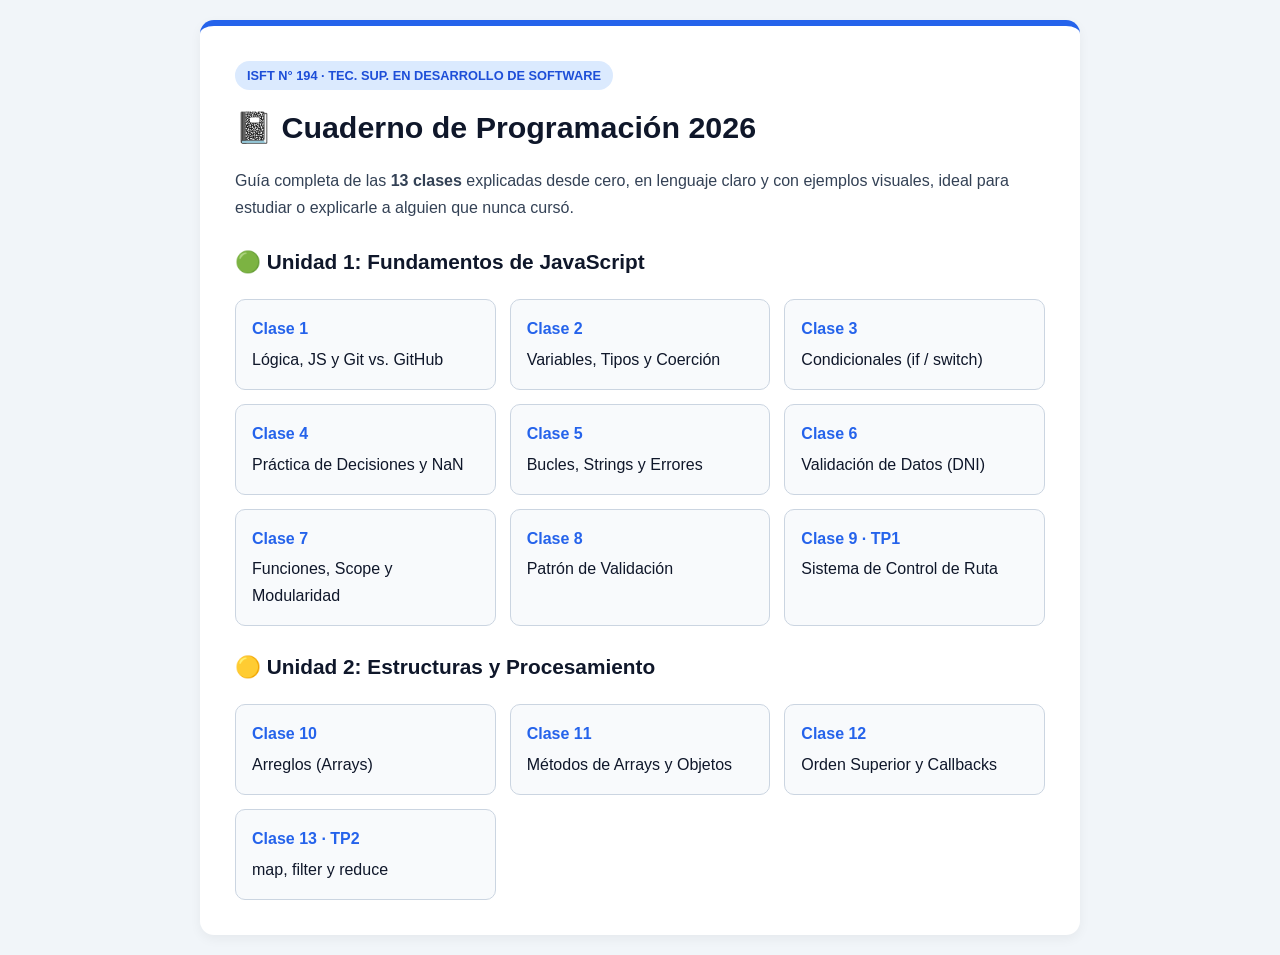
<file: index.html>
<!DOCTYPE html>
<html lang="es">
<head>
    <meta charset="UTF-8">
    <meta name="viewport" content="width=device-width, initial-scale=1.0">
    <title>Programación 2026 · Inicio</title>
    <link rel="stylesheet" href="estilos.css">
</head>
<body>
<div class="container">
    <div class="card">
        <span class="badge">ISFT N° 194 · Tec. Sup. en Desarrollo de Software</span>
        <h1>📓 Cuaderno de Programación 2026</h1>
        <p>Guía completa de las <strong>13 clases</strong> explicadas desde cero, en lenguaje claro y con ejemplos visuales, ideal para estudiar o explicarle a alguien que nunca cursó.</p>

        <h2>🟢 Unidad 1: Fundamentos de JavaScript</h2>
        <div class="grid-menu">
            <a href="clase1.html" class="menu-item"><strong>Clase 1</strong>Lógica, JS y Git vs. GitHub</a>
            <a href="clase2.html" class="menu-item"><strong>Clase 2</strong>Variables, Tipos y Coerción</a>
            <a href="clase3.html" class="menu-item"><strong>Clase 3</strong>Condicionales (if / switch)</a>
            <a href="clase4.html" class="menu-item"><strong>Clase 4</strong>Práctica de Decisiones y NaN</a>
            <a href="clase5.html" class="menu-item"><strong>Clase 5</strong>Bucles, Strings y Errores</a>
            <a href="clase6.html" class="menu-item"><strong>Clase 6</strong>Validación de Datos (DNI)</a>
            <a href="clase7.html" class="menu-item"><strong>Clase 7</strong>Funciones, Scope y Modularidad</a>
            <a href="clase8.html" class="menu-item"><strong>Clase 8</strong>Patrón de Validación</a>
            <a href="clase9.html" class="menu-item"><strong>Clase 9 · TP1</strong>Sistema de Control de Ruta</a>
        </div>

        <h2>🟡 Unidad 2: Estructuras y Procesamiento</h2>
        <div class="grid-menu">
            <a href="clase10.html" class="menu-item"><strong>Clase 10</strong>Arreglos (Arrays)</a>
            <a href="clase11.html" class="menu-item"><strong>Clase 11</strong>Métodos de Arrays y Objetos</a>
            <a href="clase12.html" class="menu-item"><strong>Clase 12</strong>Orden Superior y Callbacks</a>
            <a href="clase13.html" class="menu-item"><strong>Clase 13 · TP2</strong>map, filter y reduce</a>
        </div>
    </div>
</div>
</body>
</html>
</file>
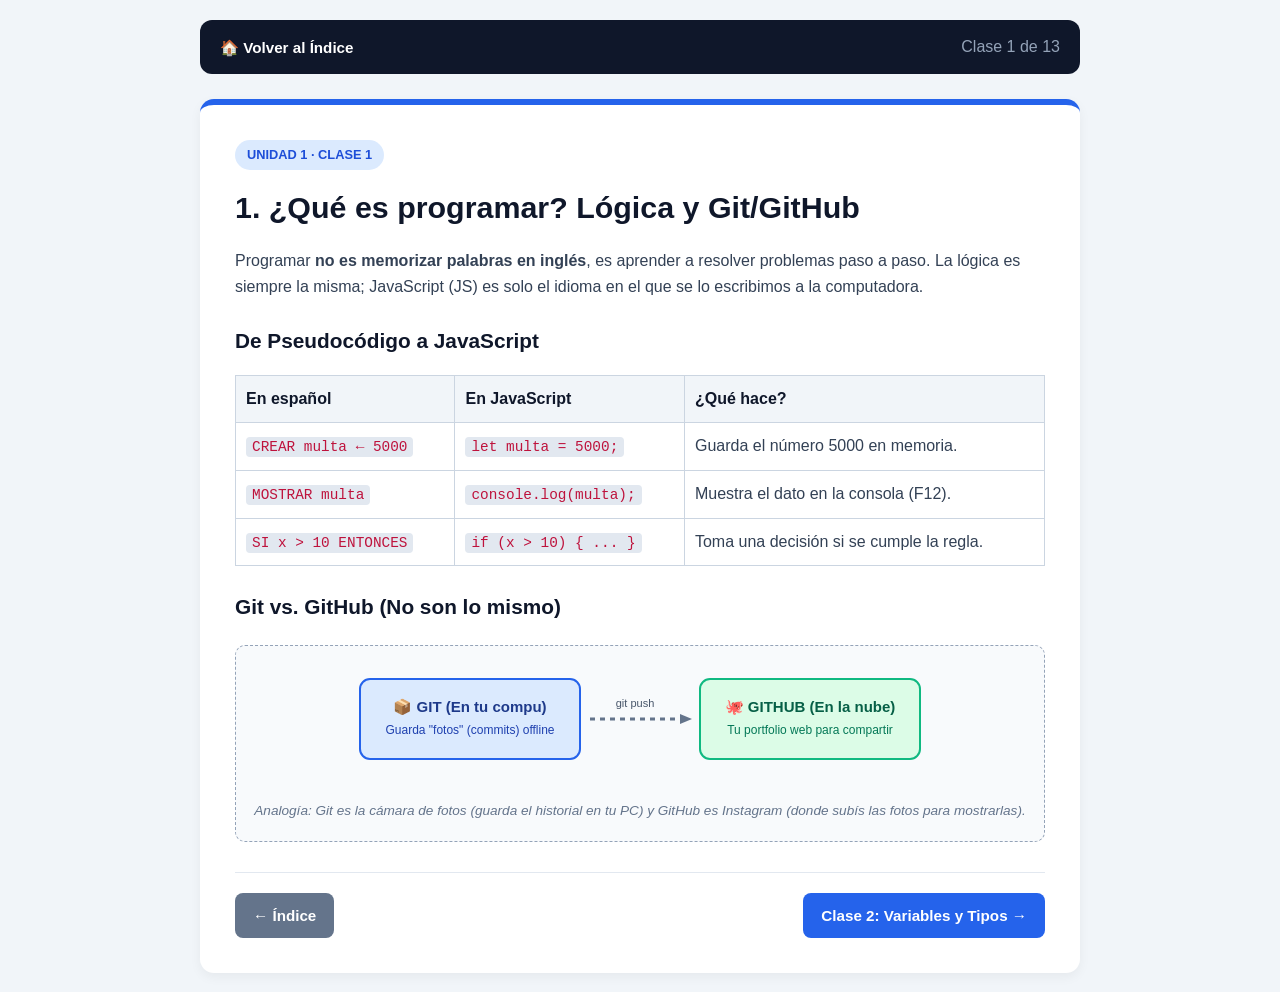
<file: clase1.html>
<!DOCTYPE html>
<html lang="es">
<head>
    <meta charset="UTF-8">
    <meta name="viewport" content="width=device-width, initial-scale=1.0">
    <title>Clase 1 · Lógica y Git/GitHub</title>
    <link rel="stylesheet" href="estilos.css">
</head>
<body>
<div class="container">
    <nav class="navbar">
        <a href="index.html">🏠 Volver al Índice</a>
        <span style="color:#94a3b8;">Clase 1 de 13</span>
    </nav>
    <div class="card">
        <span class="badge">Unidad 1 · Clase 1</span>
        <h1>1. ¿Qué es programar? Lógica y Git/GitHub</h1>
        <p>Programar <strong>no es memorizar palabras en inglés</strong>, es aprender a resolver problemas paso a paso. La lógica es siempre la misma; JavaScript (JS) es solo el idioma en el que se lo escribimos a la computadora.</p>

        <h2>De Pseudocódigo a JavaScript</h2>
        <table>
            <tr><th>En español</th><th>En JavaScript</th><th>¿Qué hace?</th></tr>
            <tr><td><code>CREAR multa ← 5000</code></td><td><code>let multa = 5000;</code></td><td>Guarda el número 5000 en memoria.</td></tr>
            <tr><td><code>MOSTRAR multa</code></td><td><code>console.log(multa);</code></td><td>Muestra el dato en la consola (F12).</td></tr>
            <tr><td><code>SI x > 10 ENTONCES</code></td><td><code>if (x > 10) { ... }</code></td><td>Toma una decisión si se cumple la regla.</td></tr>
        </table>

        <h2>Git vs. GitHub (No son lo mismo)</h2>
        <div class="diagrama">
            <svg width="100%" height="120" viewBox="0 0 600 120">
                <rect x="20" y="15" width="220" height="80" rx="10" fill="#dbeafe" stroke="#2563eb" stroke-width="2"/>
                <text x="130" y="48" font-family="sans-serif" font-size="15" font-weight="bold" fill="#1e3a8a" text-anchor="middle">📦 GIT (En tu compu)</text>
                <text x="130" y="70" font-family="sans-serif" font-size="12" fill="#1e40af" text-anchor="middle">Guarda "fotos" (commits) offline</text>
                <line x1="250" y1="55" x2="340" y2="55" stroke="#64748b" stroke-width="3" stroke-dasharray="5,5"/>
                <polygon points="340,50 352,55 340,60" fill="#64748b"/>
                <text x="295" y="43" font-family="sans-serif" font-size="11" fill="#475569" text-anchor="middle">git push</text>
                <rect x="360" y="15" width="220" height="80" rx="10" fill="#dcfce7" stroke="#10b981" stroke-width="2"/>
                <text x="470" y="48" font-family="sans-serif" font-size="15" font-weight="bold" fill="#065f46" text-anchor="middle">🐙 GITHUB (En la nube)</text>
                <text x="470" y="70" font-family="sans-serif" font-size="12" fill="#047857" text-anchor="middle">Tu portfolio web para compartir</text>
            </svg>
            <div class="caption">Analogía: Git es la cámara de fotos (guarda el historial en tu PC) y GitHub es Instagram (donde subís las fotos para mostrarlas).</div>
        </div>

        <div class="paginacion">
            <a href="index.html" class="btn sec">← Índice</a>
            <a href="clase2.html" class="btn">Clase 2: Variables y Tipos →</a>
        </div>
    </div>
</div>
</body>
</html>
</file>
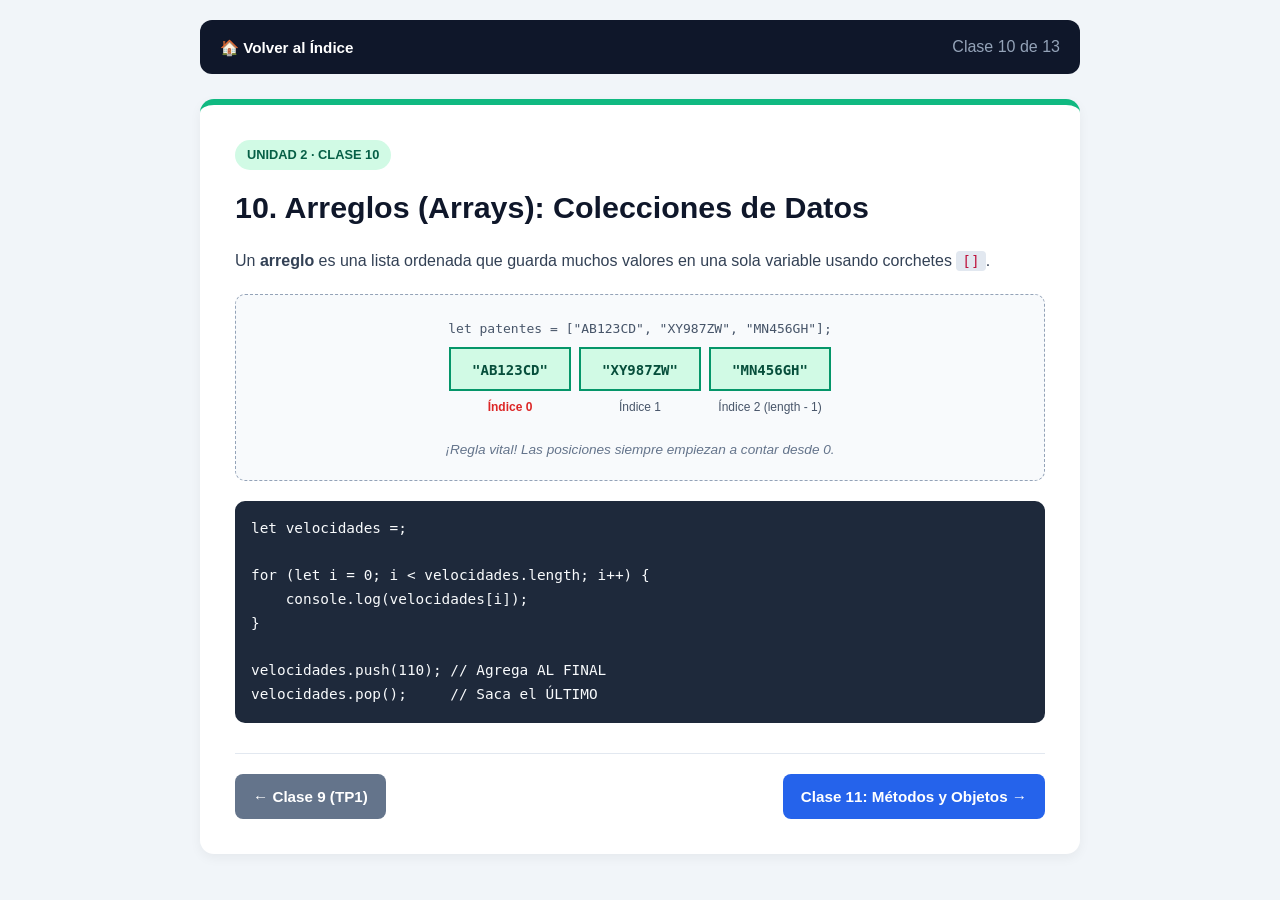
<file: clase10.html>
<!DOCTYPE html>
<html lang="es">
<head>
    <meta charset="UTF-8">
    <meta name="viewport" content="width=device-width, initial-scale=1.0">
    <title>Clase 10 · Arreglos (Arrays)</title>
    <link rel="stylesheet" href="estilos.css">
</head>
<body>
<div class="container">
    <nav class="navbar">
        <a href="index.html">🏠 Volver al Índice</a>
        <span style="color:#94a3b8;">Clase 10 de 13</span>
    </nav>
    <div class="card u2">
        <span class="badge">Unidad 2 · Clase 10</span>
        <h1>10. Arreglos (Arrays): Colecciones de Datos</h1>
        <p>Un <strong>arreglo</strong> es una lista ordenada que guarda muchos valores en una sola variable usando corchetes <code>[]</code>.</p>

        <div class="diagrama">
            <svg width="100%" height="110" viewBox="0 0 500 110">
                <text x="250" y="20" font-family="monospace" font-size="13" fill="#475569" text-anchor="middle">let patentes = ["AB123CD", "XY987ZW", "MN456GH"];</text>
                <rect x="60" y="35" width="120" height="42" fill="#d1fae5" stroke="#059669" stroke-width="2"/>
                <text x="120" y="62" font-family="monospace" font-size="14" font-weight="bold" fill="#064e3b" text-anchor="middle">"AB123CD"</text>
                <text x="120" y="98" font-family="sans-serif" font-size="12" fill="#dc2626" font-weight="bold" text-anchor="middle">Índice 0</text>
                <rect x="190" y="35" width="120" height="42" fill="#d1fae5" stroke="#059669" stroke-width="2"/>
                <text x="250" y="62" font-family="monospace" font-size="14" font-weight="bold" fill="#064e3b" text-anchor="middle">"XY987ZW"</text>
                <text x="250" y="98" font-family="sans-serif" font-size="12" fill="#475569" text-anchor="middle">Índice 1</text>
                <rect x="320" y="35" width="120" height="42" fill="#d1fae5" stroke="#059669" stroke-width="2"/>
                <text x="380" y="62" font-family="monospace" font-size="14" font-weight="bold" fill="#064e3b" text-anchor="middle">"MN456GH"</text>
                <text x="380" y="98" font-family="sans-serif" font-size="12" fill="#475569" text-anchor="middle">Índice 2 (length - 1)</text>
            </svg>
            <div class="caption">¡Regla vital! Las posiciones siempre empiezan a contar desde 0.</div>
        </div>

        <pre>let velocidades =;

for (let i = 0; i < velocidades.length; i++) {
    console.log(velocidades[i]);
}

velocidades.push(110); // Agrega AL FINAL
velocidades.pop();     // Saca el ÚLTIMO</pre>

        <div class="paginacion">
            <a href="clase9.html" class="btn sec">← Clase 9 (TP1)</a>
            <a href="clase11.html" class="btn">Clase 11: Métodos y Objetos →</a>
        </div>
    </div>
</div>
</body>
</html>
</file>
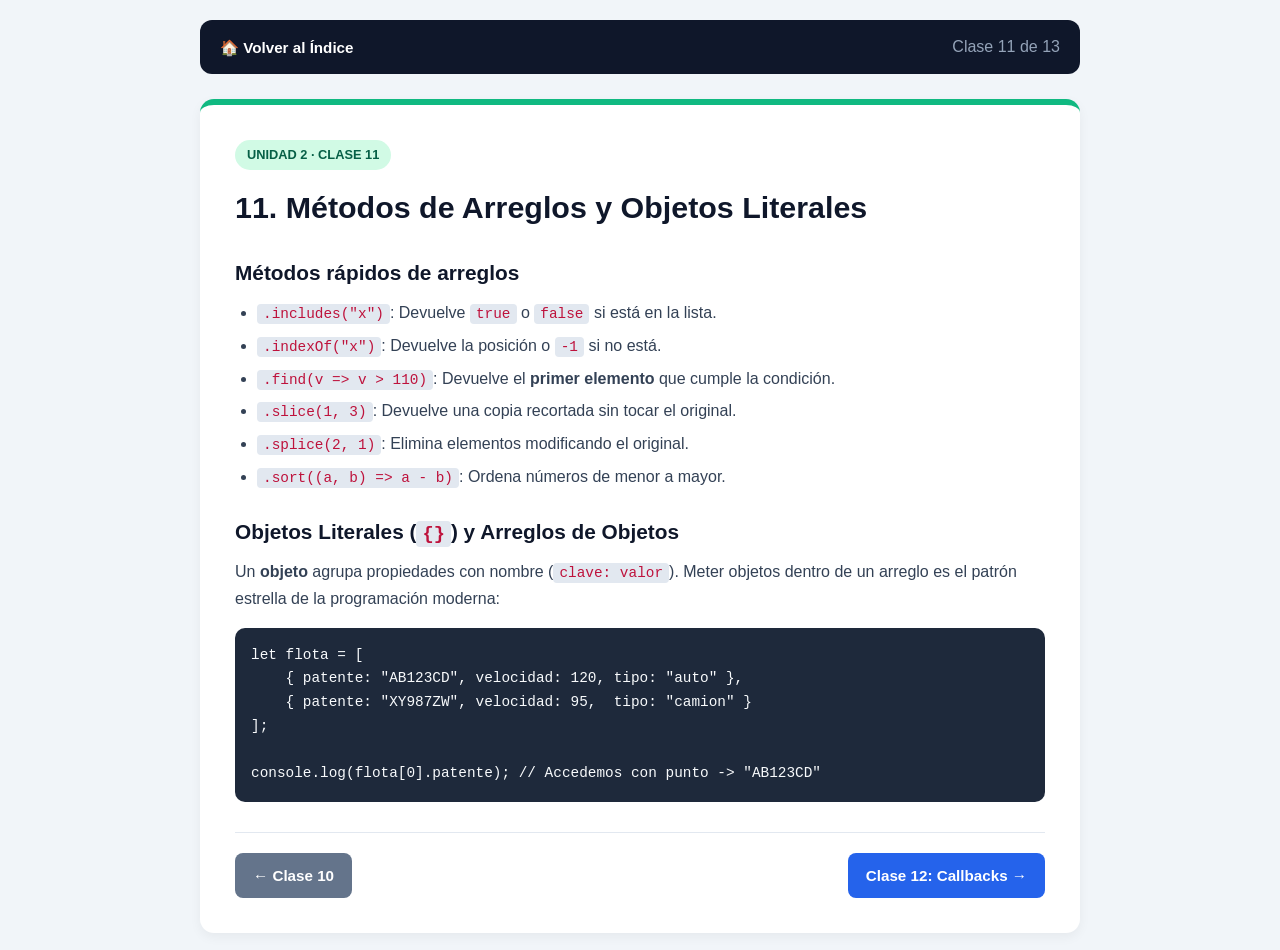
<file: clase11.html>
<!DOCTYPE html>
<html lang="es">
<head>
    <meta charset="UTF-8">
    <meta name="viewport" content="width=device-width, initial-scale=1.0">
    <title>Clase 11 · Métodos y Objetos</title>
    <link rel="stylesheet" href="estilos.css">
</head>
<body>
<div class="container">
    <nav class="navbar">
        <a href="index.html">🏠 Volver al Índice</a>
        <span style="color:#94a3b8;">Clase 11 de 13</span>
    </nav>
    <div class="card u2">
        <span class="badge">Unidad 2 · Clase 11</span>
        <h1>11. Métodos de Arreglos y Objetos Literales</h1>
        <h2>Métodos rápidos de arreglos</h2>
        <ul>
            <li><code>.includes("x")</code>: Devuelve <code>true</code> o <code>false</code> si está en la lista.</li>
            <li><code>.indexOf("x")</code>: Devuelve la posición o <code>-1</code> si no está.</li>
            <li><code>.find(v => v > 110)</code>: Devuelve el <strong>primer elemento</strong> que cumple la condición.</li>
            <li><code>.slice(1, 3)</code>: Devuelve una copia recortada sin tocar el original.</li>
            <li><code>.splice(2, 1)</code>: Elimina elementos modificando el original.</li>
            <li><code>.sort((a, b) => a - b)</code>: Ordena números de menor a mayor.</li>
        </ul>

        <h2>Objetos Literales (<code>{}</code>) y Arreglos de Objetos</h2>
        <p>Un <strong>objeto</strong> agrupa propiedades con nombre (<code>clave: valor</code>). Meter objetos dentro de un arreglo es el patrón estrella de la programación moderna:</p>
        <pre>let flota = [
    { patente: "AB123CD", velocidad: 120, tipo: "auto" },
    { patente: "XY987ZW", velocidad: 95,  tipo: "camion" }
];

console.log(flota[0].patente); // Accedemos con punto -> "AB123CD"</pre>

        <div class="paginacion">
            <a href="clase10.html" class="btn sec">← Clase 10</a>
            <a href="clase12.html" class="btn">Clase 12: Callbacks →</a>
        </div>
    </div>
</div>
</body>
</html>
</file>
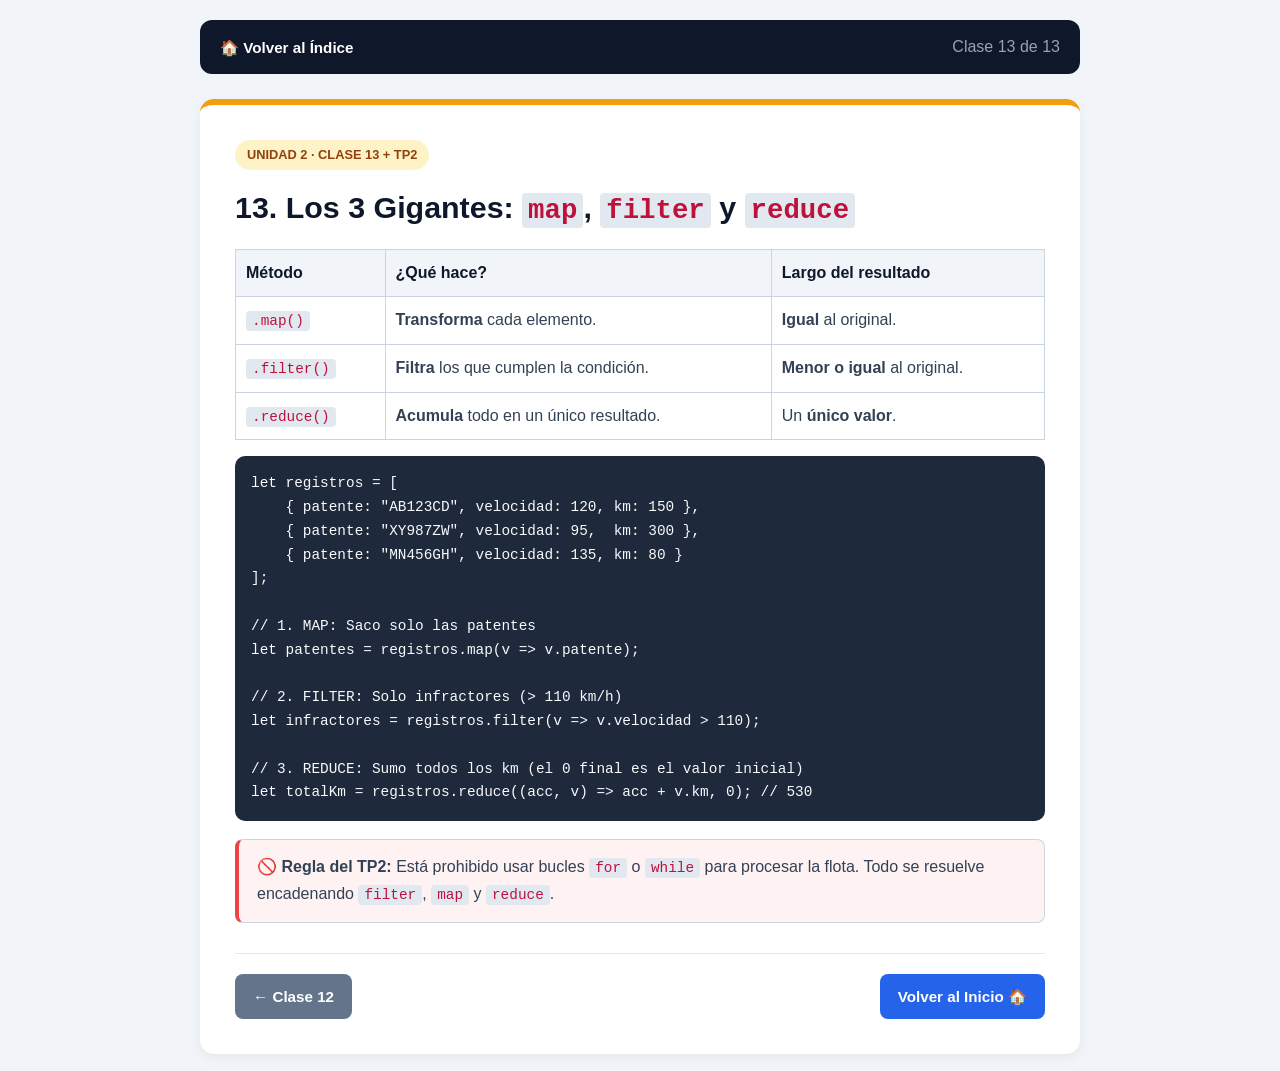
<file: clase13.html>
<!DOCTYPE html>
<html lang="es">
<head>
    <meta charset="UTF-8">
    <meta name="viewport" content="width=device-width, initial-scale=1.0">
    <title>Clase 13 · map, filter, reduce + TP2</title>
    <link rel="stylesheet" href="estilos.css">
</head>
<body>
<div class="container">
    <nav class="navbar">
        <a href="index.html">🏠 Volver al Índice</a>
        <span style="color:#94a3b8;">Clase 13 de 13</span>
    </nav>
    <div class="card tp">
        <span class="badge">Unidad 2 · Clase 13 + TP2</span>
        <h1>13. Los 3 Gigantes: <code>map</code>, <code>filter</code> y <code>reduce</code></h1>
        <table>
            <tr><th>Método</th><th>¿Qué hace?</th><th>Largo del resultado</th></tr>
            <tr><td><code>.map()</code></td><td><strong>Transforma</strong> cada elemento.</td><td><strong>Igual</strong> al original.</td></tr>
            <tr><td><code>.filter()</code></td><td><strong>Filtra</strong> los que cumplen la condición.</td><td><strong>Menor o igual</strong> al original.</td></tr>
            <tr><td><code>.reduce()</code></td><td><strong>Acumula</strong> todo en un único resultado.</td><td>Un <strong>único valor</strong>.</td></tr>
        </table>

        <pre>let registros = [
    { patente: "AB123CD", velocidad: 120, km: 150 },
    { patente: "XY987ZW", velocidad: 95,  km: 300 },
    { patente: "MN456GH", velocidad: 135, km: 80 }
];

// 1. MAP: Saco solo las patentes
let patentes = registros.map(v => v.patente);

// 2. FILTER: Solo infractores (> 110 km/h)
let infractores = registros.filter(v => v.velocidad > 110);

// 3. REDUCE: Sumo todos los km (el 0 final es el valor inicial)
let totalKm = registros.reduce((acc, v) => acc + v.km, 0); // 530</pre>

        <div class="nota peligro">
            <strong>🚫 Regla del TP2:</strong> Está prohibido usar bucles <code>for</code> o <code>while</code> para procesar la flota. Todo se resuelve encadenando <code>filter</code>, <code>map</code> y <code>reduce</code>.
        </div>

        <div class="paginacion">
            <a href="clase12.html" class="btn sec">← Clase 12</a>
            <a href="index.html" class="btn">Volver al Inicio 🏠</a>
        </div>
    </div>
</div>
</body>
</html>
</file>
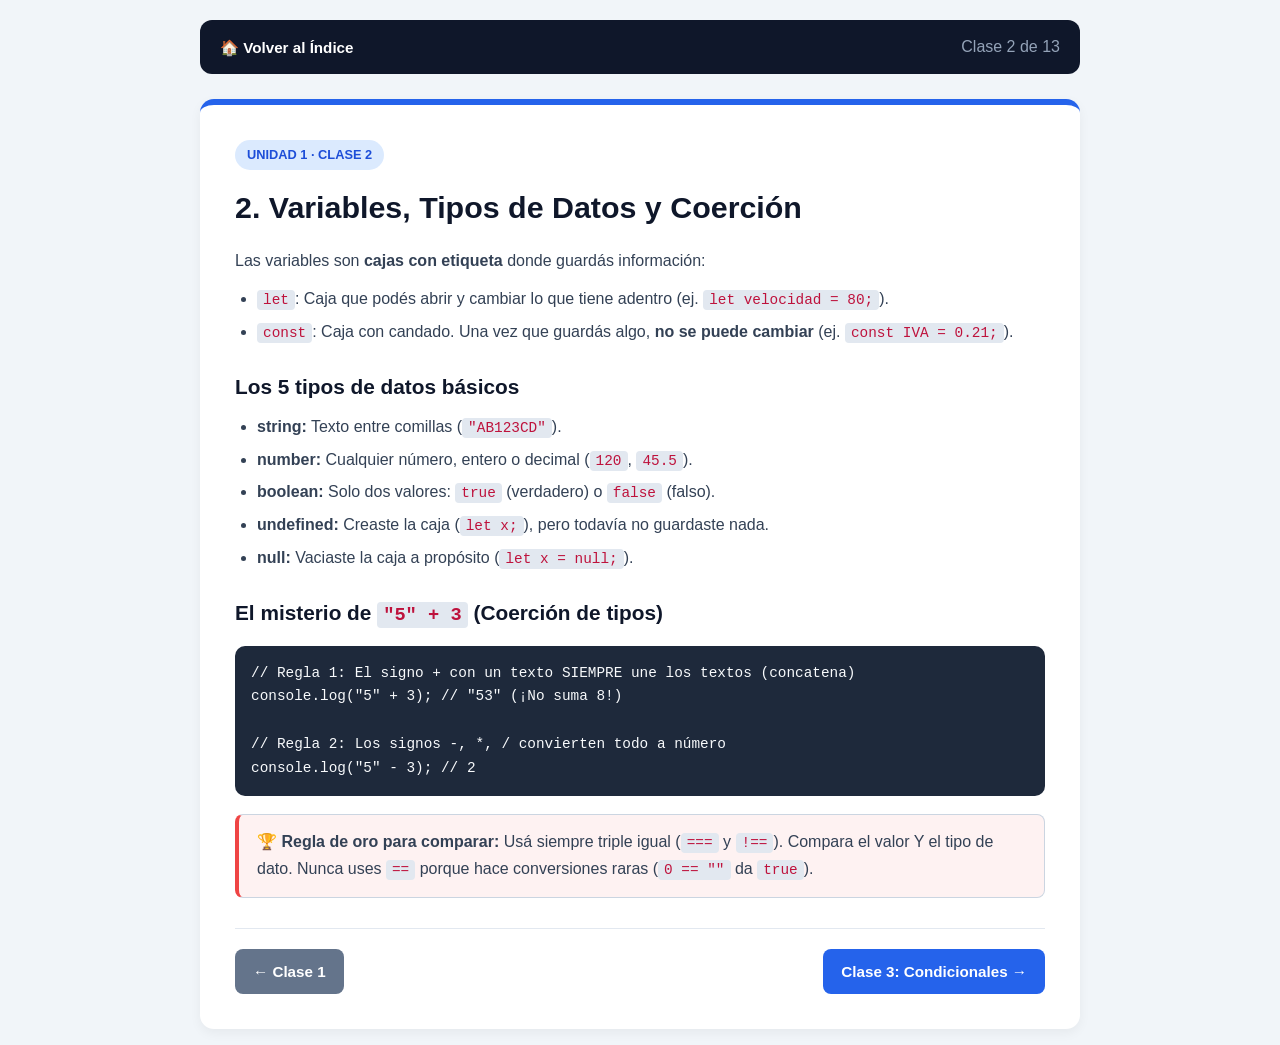
<file: clase2.html>
<!DOCTYPE html>
<html lang="es">
<head>
    <meta charset="UTF-8">
    <meta name="viewport" content="width=device-width, initial-scale=1.0">
    <title>Clase 2 · Variables, Tipos y Coerción</title>
    <link rel="stylesheet" href="estilos.css">
</head>
<body>
<div class="container">
    <nav class="navbar">
        <a href="index.html">🏠 Volver al Índice</a>
        <span style="color:#94a3b8;">Clase 2 de 13</span>
    </nav>
    <div class="card">
        <span class="badge">Unidad 1 · Clase 2</span>
        <h1>2. Variables, Tipos de Datos y Coerción</h1>
        <p>Las variables son <strong>cajas con etiqueta</strong> donde guardás información:</p>
        <ul>
            <li><code>let</code>: Caja que podés abrir y cambiar lo que tiene adentro (ej. <code>let velocidad = 80;</code>).</li>
            <li><code>const</code>: Caja con candado. Una vez que guardás algo, <strong>no se puede cambiar</strong> (ej. <code>const IVA = 0.21;</code>).</li>
        </ul>

        <h2>Los 5 tipos de datos básicos</h2>
        <ul>
            <li><strong>string:</strong> Texto entre comillas (<code>"AB123CD"</code>).</li>
            <li><strong>number:</strong> Cualquier número, entero o decimal (<code>120</code>, <code>45.5</code>).</li>
            <li><strong>boolean:</strong> Solo dos valores: <code>true</code> (verdadero) o <code>false</code> (falso).</li>
            <li><strong>undefined:</strong> Creaste la caja (<code>let x;</code>), pero todavía no guardaste nada.</li>
            <li><strong>null:</strong> Vaciaste la caja a propósito (<code>let x = null;</code>).</li>
        </ul>

        <h2>El misterio de <code>"5" + 3</code> (Coerción de tipos)</h2>
        <pre>// Regla 1: El signo + con un texto SIEMPRE une los textos (concatena)
console.log("5" + 3); // "53" (¡No suma 8!)

// Regla 2: Los signos -, *, / convierten todo a número
console.log("5" - 3); // 2</pre>

        <div class="nota peligro">
            <strong>🏆 Regla de oro para comparar:</strong> Usá siempre triple igual (<code>===</code> y <code>!==</code>). Compara el valor Y el tipo de dato. Nunca uses <code>==</code> porque hace conversiones raras (<code>0 == ""</code> da <code>true</code>).
        </div>

        <div class="paginacion">
            <a href="clase1.html" class="btn sec">← Clase 1</a>
            <a href="clase3.html" class="btn">Clase 3: Condicionales →</a>
        </div>
    </div>
</div>
</body>
</html>
</file>
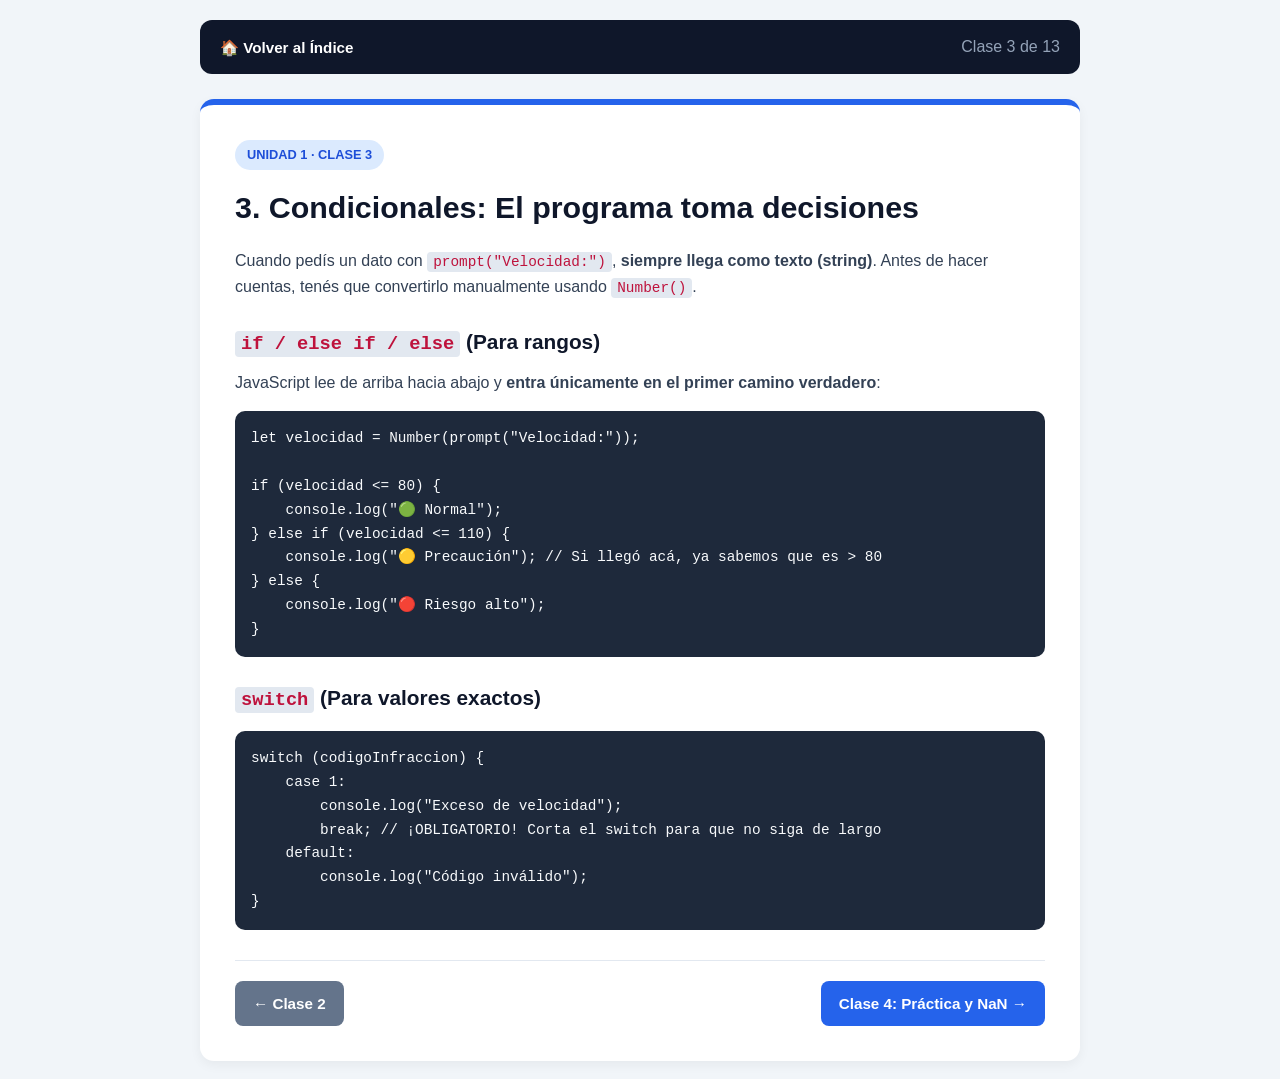
<file: clase3.html>
<!DOCTYPE html>
<html lang="es">
<head>
    <meta charset="UTF-8">
    <meta name="viewport" content="width=device-width, initial-scale=1.0">
    <title>Clase 3 · Condicionales</title>
    <link rel="stylesheet" href="estilos.css">
</head>
<body>
<div class="container">
    <nav class="navbar">
        <a href="index.html">🏠 Volver al Índice</a>
        <span style="color:#94a3b8;">Clase 3 de 13</span>
    </nav>
    <div class="card">
        <span class="badge">Unidad 1 · Clase 3</span>
        <h1>3. Condicionales: El programa toma decisiones</h1>
        <p>Cuando pedís un dato con <code>prompt("Velocidad:")</code>, <strong>siempre llega como texto (string)</strong>. Antes de hacer cuentas, tenés que convertirlo manualmente usando <code>Number()</code>.</p>

        <h2><code>if / else if / else</code> (Para rangos)</h2>
        <p>JavaScript lee de arriba hacia abajo y <strong>entra únicamente en el primer camino verdadero</strong>:</p>
        <pre>let velocidad = Number(prompt("Velocidad:"));

if (velocidad <= 80) {
    console.log("🟢 Normal");
} else if (velocidad <= 110) {
    console.log("🟡 Precaución"); // Si llegó acá, ya sabemos que es > 80
} else {
    console.log("🔴 Riesgo alto");
}</pre>

        <h2><code>switch</code> (Para valores exactos)</h2>
        <pre>switch (codigoInfraccion) {
    case 1:
        console.log("Exceso de velocidad");
        break; // ¡OBLIGATORIO! Corta el switch para que no siga de largo
    default:
        console.log("Código inválido");
}</pre>

        <div class="paginacion">
            <a href="clase2.html" class="btn sec">← Clase 2</a>
            <a href="clase4.html" class="btn">Clase 4: Práctica y NaN →</a>
        </div>
    </div>
</div>
</body>
</html>
</file>
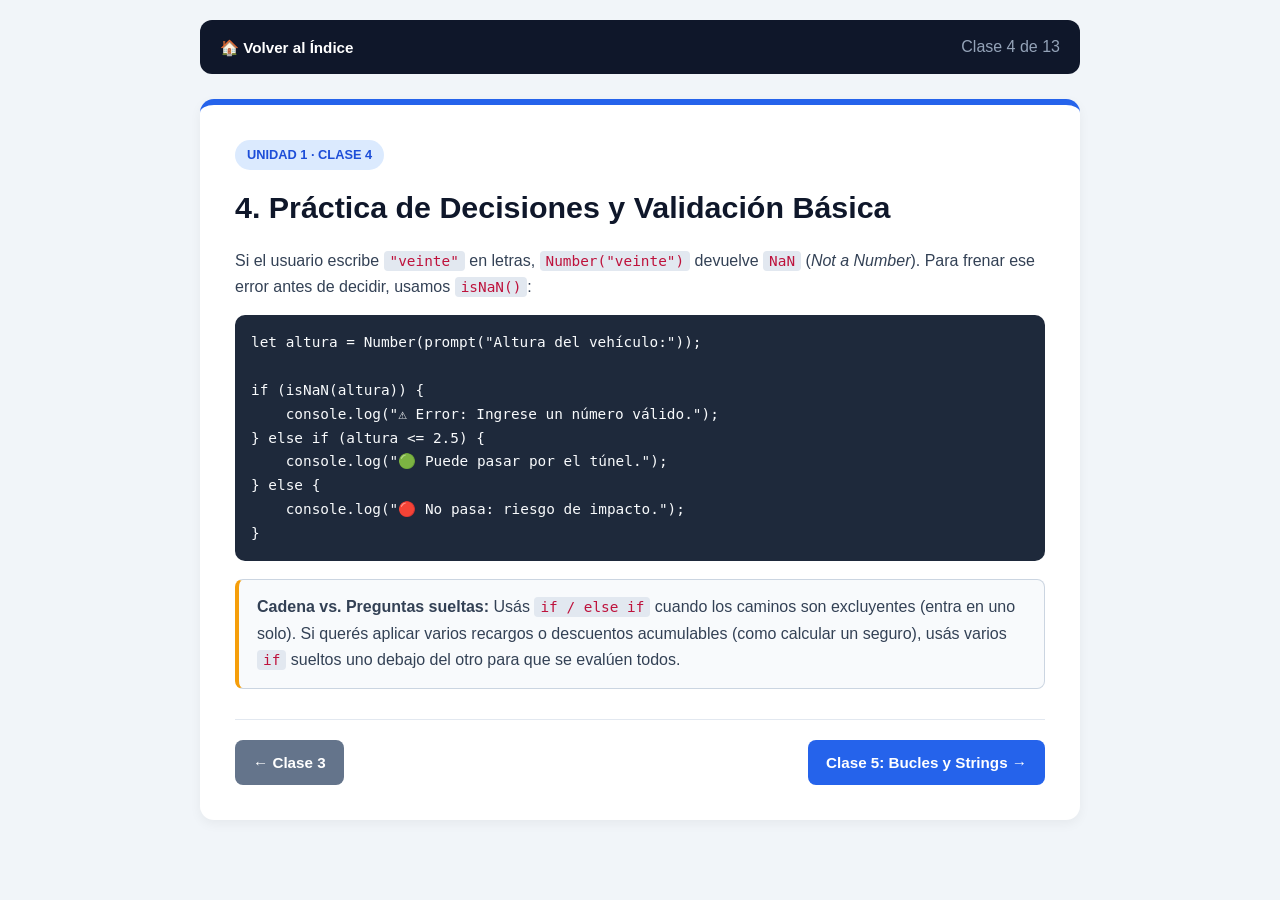
<file: clase4.html>
<!DOCTYPE html>
<html lang="es">
<head>
    <meta charset="UTF-8">
    <meta name="viewport" content="width=device-width, initial-scale=1.0">
    <title>Clase 4 · Práctica de Decisiones</title>
    <link rel="stylesheet" href="estilos.css">
</head>
<body>
<div class="container">
    <nav class="navbar">
        <a href="index.html">🏠 Volver al Índice</a>
        <span style="color:#94a3b8;">Clase 4 de 13</span>
    </nav>
    <div class="card">
        <span class="badge">Unidad 1 · Clase 4</span>
        <h1>4. Práctica de Decisiones y Validación Básica</h1>
        <p>Si el usuario escribe <code>"veinte"</code> en letras, <code>Number("veinte")</code> devuelve <code>NaN</code> (<em>Not a Number</em>). Para frenar ese error antes de decidir, usamos <code>isNaN()</code>:</p>
        <pre>let altura = Number(prompt("Altura del vehículo:"));

if (isNaN(altura)) {
    console.log("⚠ Error: Ingrese un número válido.");
} else if (altura <= 2.5) {
    console.log("🟢 Puede pasar por el túnel.");
} else {
    console.log("🔴 No pasa: riesgo de impacto.");
}</pre>

        <div class="nota">
            <strong>Cadena vs. Preguntas sueltas:</strong> Usás <code>if / else if</code> cuando los caminos son excluyentes (entra en uno solo). Si querés aplicar varios recargos o descuentos acumulables (como calcular un seguro), usás varios <code>if</code> sueltos uno debajo del otro para que se evalúen todos.
        </div>

        <div class="paginacion">
            <a href="clase3.html" class="btn sec">← Clase 3</a>
            <a href="clase5.html" class="btn">Clase 5: Bucles y Strings →</a>
        </div>
    </div>
</div>
</body>
</html>
</file>
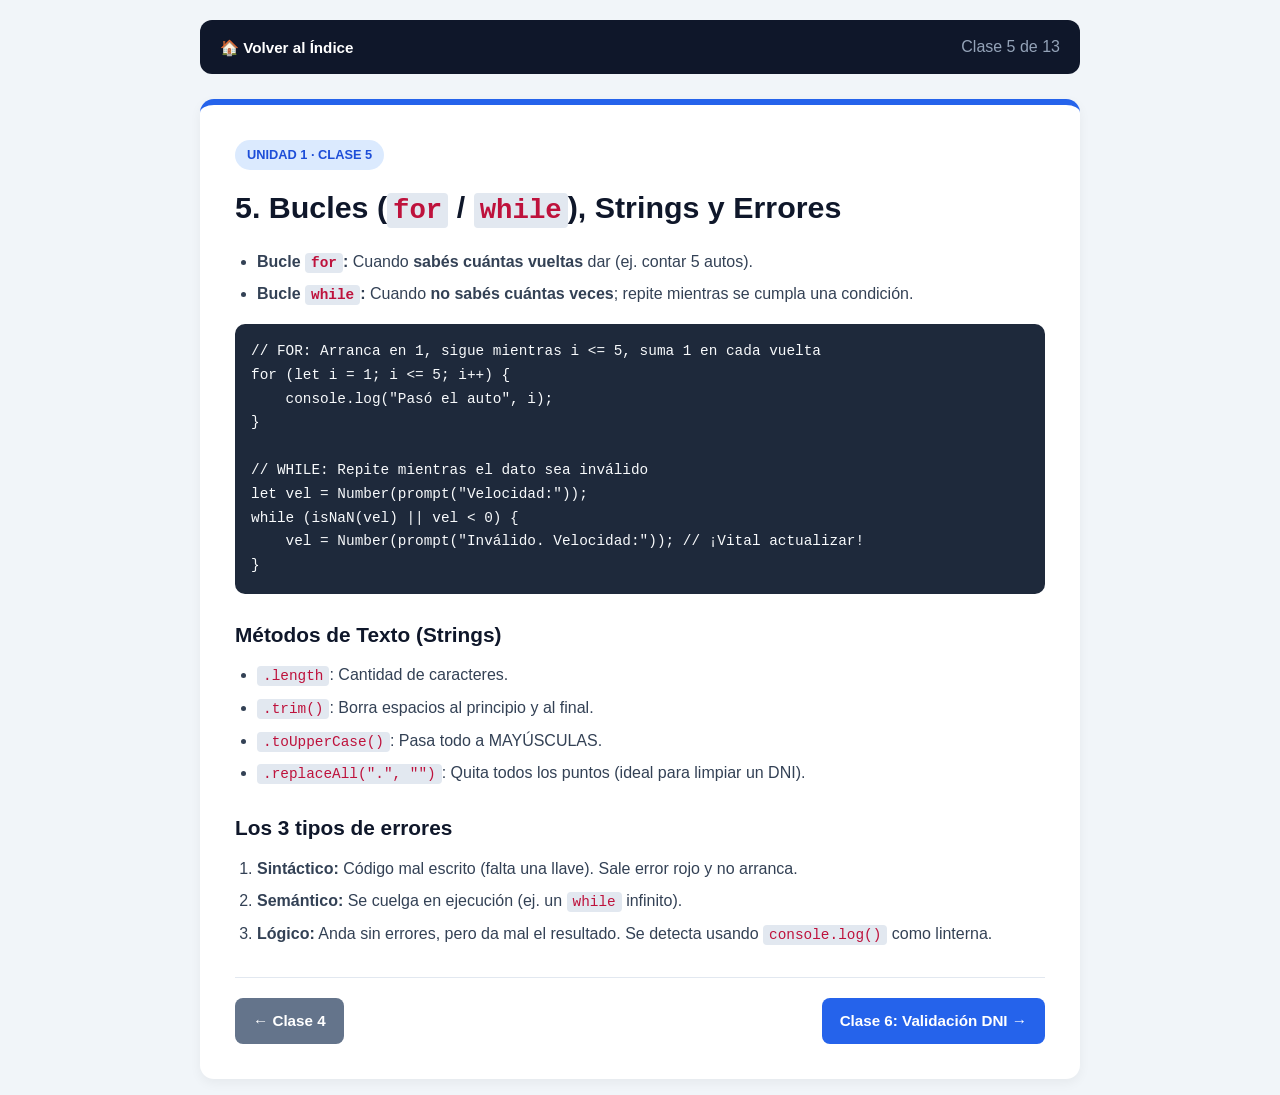
<file: clase5.html>
<!DOCTYPE html>
<html lang="es">
<head>
    <meta charset="UTF-8">
    <meta name="viewport" content="width=device-width, initial-scale=1.0">
    <title>Clase 5 · Bucles, Strings y Errores</title>
    <link rel="stylesheet" href="estilos.css">
</head>
<body>
<div class="container">
    <nav class="navbar">
        <a href="index.html">🏠 Volver al Índice</a>
        <span style="color:#94a3b8;">Clase 5 de 13</span>
    </nav>
    <div class="card">
        <span class="badge">Unidad 1 · Clase 5</span>
        <h1>5. Bucles (<code>for</code> / <code>while</code>), Strings y Errores</h1>
        <ul>
            <li><strong>Bucle <code>for</code>:</strong> Cuando <strong>sabés cuántas vueltas</strong> dar (ej. contar 5 autos).</li>
            <li><strong>Bucle <code>while</code>:</strong> Cuando <strong>no sabés cuántas veces</strong>; repite mientras se cumpla una condición.</li>
        </ul>
        <pre>// FOR: Arranca en 1, sigue mientras i <= 5, suma 1 en cada vuelta
for (let i = 1; i <= 5; i++) {
    console.log("Pasó el auto", i);
}

// WHILE: Repite mientras el dato sea inválido
let vel = Number(prompt("Velocidad:"));
while (isNaN(vel) || vel < 0) {
    vel = Number(prompt("Inválido. Velocidad:")); // ¡Vital actualizar!
}</pre>

        <h2>Métodos de Texto (Strings)</h2>
        <ul>
            <li><code>.length</code>: Cantidad de caracteres.</li>
            <li><code>.trim()</code>: Borra espacios al principio y al final.</li>
            <li><code>.toUpperCase()</code>: Pasa todo a MAYÚSCULAS.</li>
            <li><code>.replaceAll(".", "")</code>: Quita todos los puntos (ideal para limpiar un DNI).</li>
        </ul>

        <h2>Los 3 tipos de errores</h2>
        <ol>
            <li><strong>Sintáctico:</strong> Código mal escrito (falta una llave). Sale error rojo y no arranca.</li>
            <li><strong>Semántico:</strong> Se cuelga en ejecución (ej. un <code>while</code> infinito).</li>
            <li><strong>Lógico:</strong> Anda sin errores, pero da mal el resultado. Se detecta usando <code>console.log()</code> como linterna.</li>
        </ol>

        <div class="paginacion">
            <a href="clase4.html" class="btn sec">← Clase 4</a>
            <a href="clase6.html" class="btn">Clase 6: Validación DNI →</a>
        </div>
    </div>
</div>
</body>
</html>
</file>
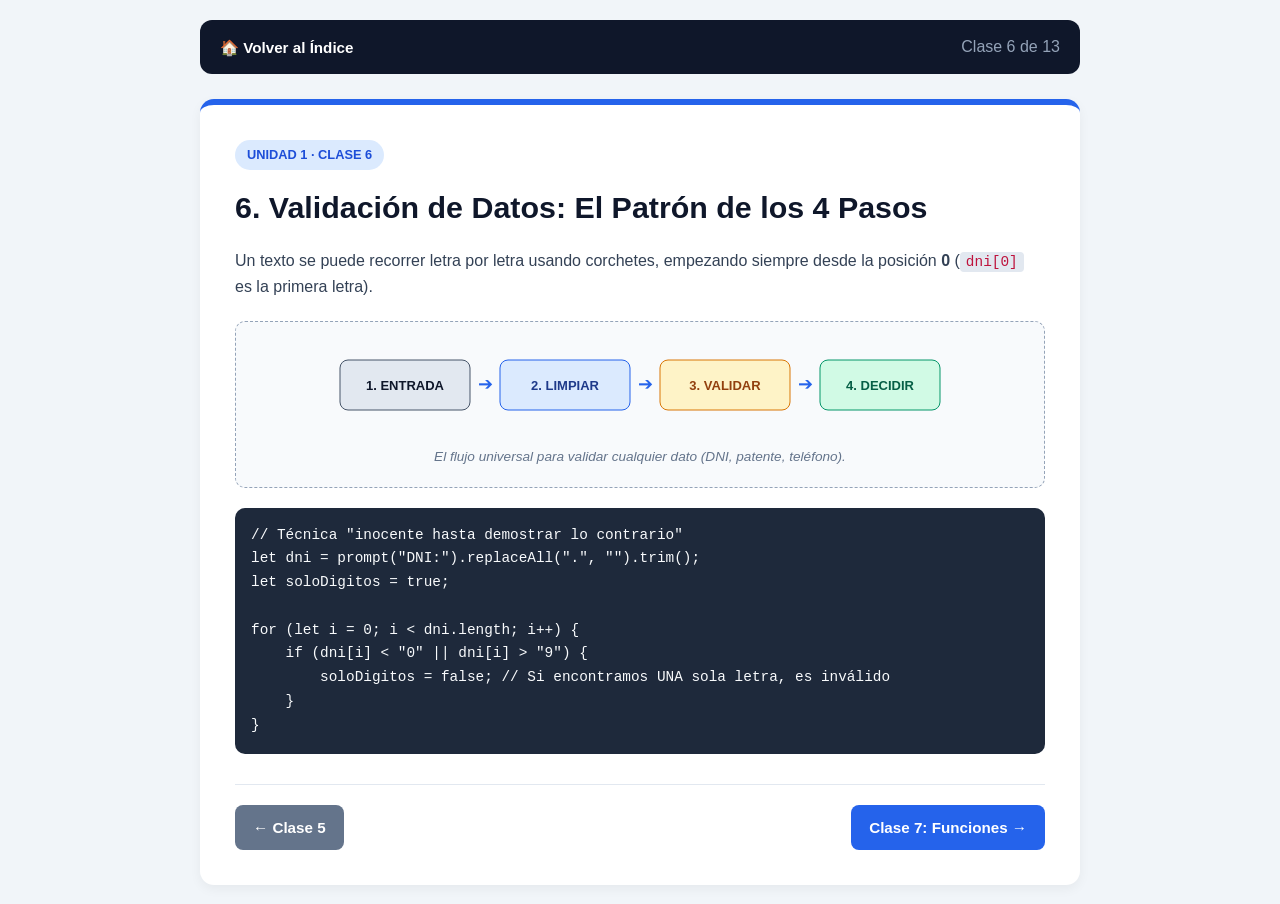
<file: clase6.html>
<!DOCTYPE html>
<html lang="es">
<head>
    <meta charset="UTF-8">
    <meta name="viewport" content="width=device-width, initial-scale=1.0">
    <title>Clase 6 · Validación de Datos</title>
    <link rel="stylesheet" href="estilos.css">
</head>
<body>
<div class="container">
    <nav class="navbar">
        <a href="index.html">🏠 Volver al Índice</a>
        <span style="color:#94a3b8;">Clase 6 de 13</span>
    </nav>
    <div class="card">
        <span class="badge">Unidad 1 · Clase 6</span>
        <h1>6. Validación de Datos: El Patrón de los 4 Pasos</h1>
        <p>Un texto se puede recorrer letra por letra usando corchetes, empezando siempre desde la posición <strong>0</strong> (<code>dni[0]</code> es la primera letra).</p>

        <div class="diagrama">
            <svg width="100%" height="90" viewBox="0 0 620 90">
                <rect x="10" y="20" width="130" height="50" rx="8" fill="#e2e8f0" stroke="#475569"/>
                <text x="75" y="50" font-family="sans-serif" font-size="13" font-weight="bold" fill="#0f172a" text-anchor="middle">1. ENTRADA</text>
                <text x="155" y="50" font-family="sans-serif" font-size="18" fill="#2563eb" text-anchor="middle">➔</text>
                <rect x="170" y="20" width="130" height="50" rx="8" fill="#dbeafe" stroke="#2563eb"/>
                <text x="235" y="50" font-family="sans-serif" font-size="13" font-weight="bold" fill="#1e3a8a" text-anchor="middle">2. LIMPIAR</text>
                <text x="315" y="50" font-family="sans-serif" font-size="18" fill="#2563eb" text-anchor="middle">➔</text>
                <rect x="330" y="20" width="130" height="50" rx="8" fill="#fef3c7" stroke="#d97706"/>
                <text x="395" y="50" font-family="sans-serif" font-size="13" font-weight="bold" fill="#92400e" text-anchor="middle">3. VALIDAR</text>
                <text x="475" y="50" font-family="sans-serif" font-size="18" fill="#2563eb" text-anchor="middle">➔</text>
                <rect x="490" y="20" width="120" height="50" rx="8" fill="#d1fae5" stroke="#059669"/>
                <text x="550" y="50" font-family="sans-serif" font-size="13" font-weight="bold" fill="#065f46" text-anchor="middle">4. DECIDIR</text>
            </svg>
            <div class="caption">El flujo universal para validar cualquier dato (DNI, patente, teléfono).</div>
        </div>

        <pre>// Técnica "inocente hasta demostrar lo contrario"
let dni = prompt("DNI:").replaceAll(".", "").trim();
let soloDigitos = true;

for (let i = 0; i < dni.length; i++) {
    if (dni[i] < "0" || dni[i] > "9") {
        soloDigitos = false; // Si encontramos UNA sola letra, es inválido
    }
}</pre>

        <div class="paginacion">
            <a href="clase5.html" class="btn sec">← Clase 5</a>
            <a href="clase7.html" class="btn">Clase 7: Funciones →</a>
        </div>
    </div>
</div>
</body>
</html>
</file>
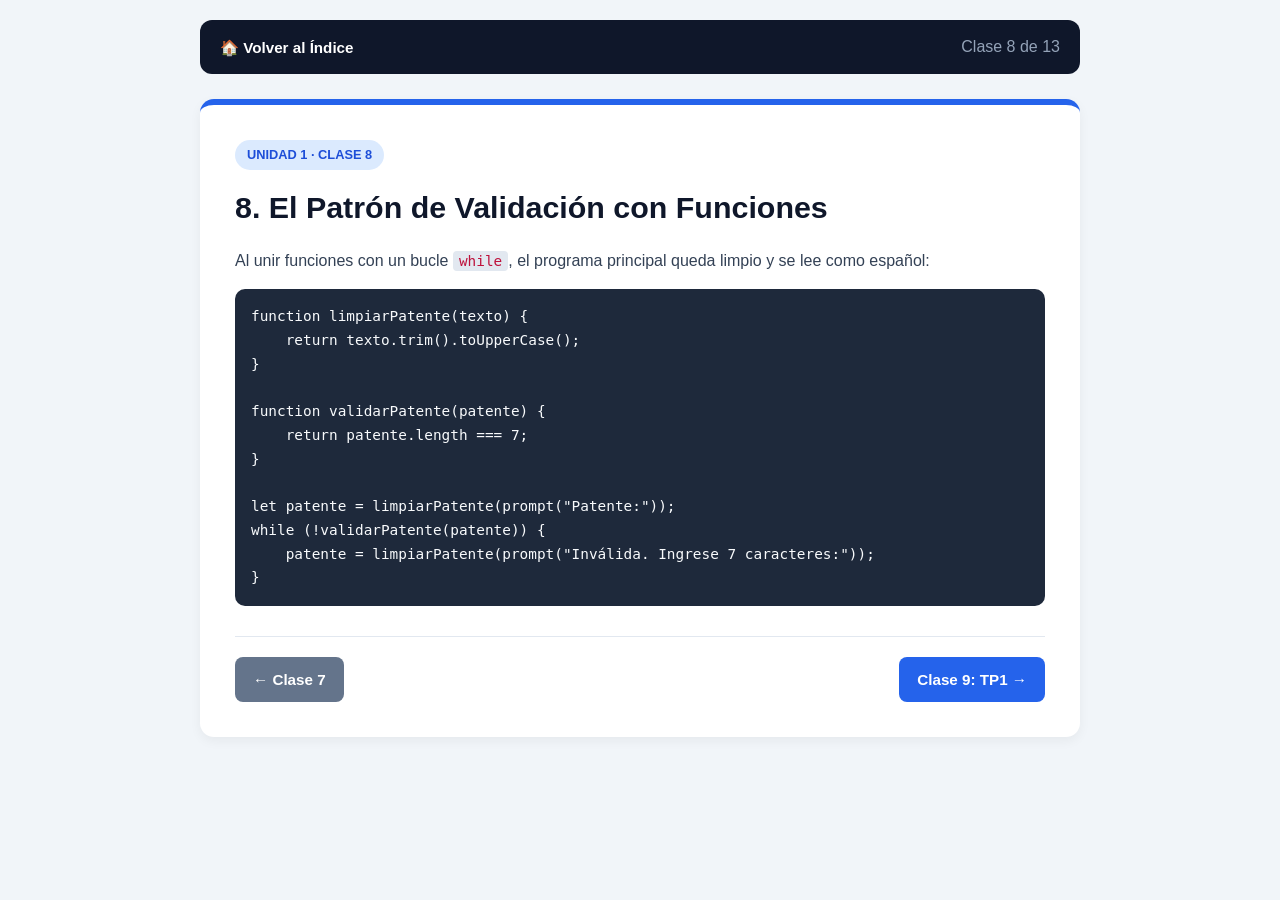
<file: clase8.html>
<!DOCTYPE html>
<html lang="es">
<head>
    <meta charset="UTF-8">
    <meta name="viewport" content="width=device-width, initial-scale=1.0">
    <title>Clase 8 · Patrón de Validación</title>
    <link rel="stylesheet" href="estilos.css">
</head>
<body>
<div class="container">
    <nav class="navbar">
        <a href="index.html">🏠 Volver al Índice</a>
        <span style="color:#94a3b8;">Clase 8 de 13</span>
    </nav>
    <div class="card">
        <span class="badge">Unidad 1 · Clase 8</span>
        <h1>8. El Patrón de Validación con Funciones</h1>
        <p>Al unir funciones con un bucle <code>while</code>, el programa principal queda limpio y se lee como español:</p>
        <pre>function limpiarPatente(texto) {
    return texto.trim().toUpperCase();
}

function validarPatente(patente) {
    return patente.length === 7;
}

let patente = limpiarPatente(prompt("Patente:"));
while (!validarPatente(patente)) {
    patente = limpiarPatente(prompt("Inválida. Ingrese 7 caracteres:"));
}</pre>

        <div class="paginacion">
            <a href="clase7.html" class="btn sec">← Clase 7</a>
            <a href="clase9.html" class="btn">Clase 9: TP1 →</a>
        </div>
    </div>
</div>
</body>
</html>
</file>
<file: estilos.css>
:root {
    --bg: #f1f5f9;
    --card: #ffffff;
    --primary: #2563eb;
    --primary-dark: #1d4ed8;
    --secondary: #0f172a;
    --text: #334155;
    --muted: #64748b;
    --green: #10b981;
    --amber: #f59e0b;
    --red: #ef4444;
    --code-bg: #1e293b;
}

* { box-sizing: border-box; margin: 0; padding: 0; }

body {
    font-family: -apple-system, BlinkMacSystemFont, "Segoe UI", Roboto, sans-serif;
    background: var(--bg);
    color: var(--text);
    line-height: 1.65;
    padding: 20px;
}

.container { max-width: 880px; margin: 0 auto; }

/* Barra superior de navegación */
.navbar {
    background: var(--secondary);
    padding: 14px 20px;
    border-radius: 12px;
    margin-bottom: 25px;
    display: flex;
    justify-content: space-between;
    align-items: center;
    flex-wrap: wrap;
    gap: 10px;
}

.navbar a {
    color: white;
    text-decoration: none;
    font-weight: 600;
    font-size: 0.95rem;
}

.navbar a:hover { color: #93c5fd; }

/* Tarjeta principal */
.card {
    background: var(--card);
    padding: 35px;
    border-radius: 14px;
    box-shadow: 0 4px 12px rgba(0,0,0,0.05);
    border-top: 6px solid var(--primary);
}

.card.u2 { border-top-color: var(--green); }
.card.tp { border-top-color: var(--amber); }

.badge {
    display: inline-block;
    background: #dbeafe;
    color: var(--primary-dark);
    font-size: 0.8rem;
    font-weight: 700;
    padding: 4px 12px;
    border-radius: 20px;
    text-transform: uppercase;
    margin-bottom: 12px;
}

.u2 .badge { background: #d1fae5; color: #065f46; }
.tp .badge { background: #fef3c7; color: #92400e; }

h1 { color: var(--secondary); font-size: 1.9rem; margin-bottom: 16px; }
h2 { color: var(--secondary); font-size: 1.3rem; margin: 24px 0 10px; }
p { margin-bottom: 12px; }
ul, ol { margin-left: 22px; margin-bottom: 16px; }
li { margin-bottom: 6px; }

/* Código */
pre {
    background: var(--code-bg);
    color: #f8fafc;
    padding: 16px;
    border-radius: 10px;
    overflow-x: auto;
    font-family: Consolas, Monaco, monospace;
    font-size: 0.9rem;
    margin: 15px 0;
}

code {
    background: #e2e8f0;
    color: #be123c;
    padding: 2px 6px;
    border-radius: 4px;
    font-family: Consolas, monospace;
    font-size: 0.9em;
}

/* Cajas de aviso y diagramas */
.nota {
    background: #f8fafc;
    border: 1px solid #cbd5e1;
    border-left: 4px solid var(--amber);
    padding: 14px 18px;
    border-radius: 8px;
    margin: 18px 0;
}

.nota.peligro { border-left-color: var(--red); background: #fef2f2; }

.diagrama {
    background: #f8fafc;
    border: 1px dashed #94a3b8;
    border-radius: 10px;
    padding: 18px;
    margin: 20px 0;
    text-align: center;
}

.caption { font-size: 0.85rem; color: var(--muted); margin-top: 8px; font-style: italic; }

table { width: 100%; border-collapse: collapse; margin: 16px 0; }
th, td { border: 1px solid #cbd5e1; padding: 10px; text-align: left; }
th { background: #f1f5f9; color: var(--secondary); }

/* Grilla del index */
.grid-menu {
    display: grid;
    grid-template-columns: repeat(auto-fill, minmax(250px, 1fr));
    gap: 14px;
    margin-top: 20px;
}

.menu-item {
    display: block;
    background: #f8fafc;
    border: 1px solid #cbd5e1;
    padding: 16px;
    border-radius: 10px;
    text-decoration: none;
    color: var(--secondary);
    transition: 0.2s;
}

.menu-item:hover {
    border-color: var(--primary);
    background: #eff6ff;
    transform: translateY(-2px);
}

.menu-item strong { display: block; color: var(--primary); margin-bottom: 4px; }

/* Botones Anterior / Siguiente */
.paginacion {
    display: flex;
    justify-content: space-between;
    margin-top: 30px;
    padding-top: 20px;
    border-top: 1px solid #e2e8f0;
    gap: 10px;
}

.btn {
    background: var(--primary);
    color: white;
    text-decoration: none;
    padding: 10px 18px;
    border-radius: 8px;
    font-weight: 600;
    font-size: 0.95rem;
}

.btn:hover { background: var(--primary-dark); }
.btn.sec { background: #64748b; }
.btn.sec:hover { background: #475569; }
</file>
